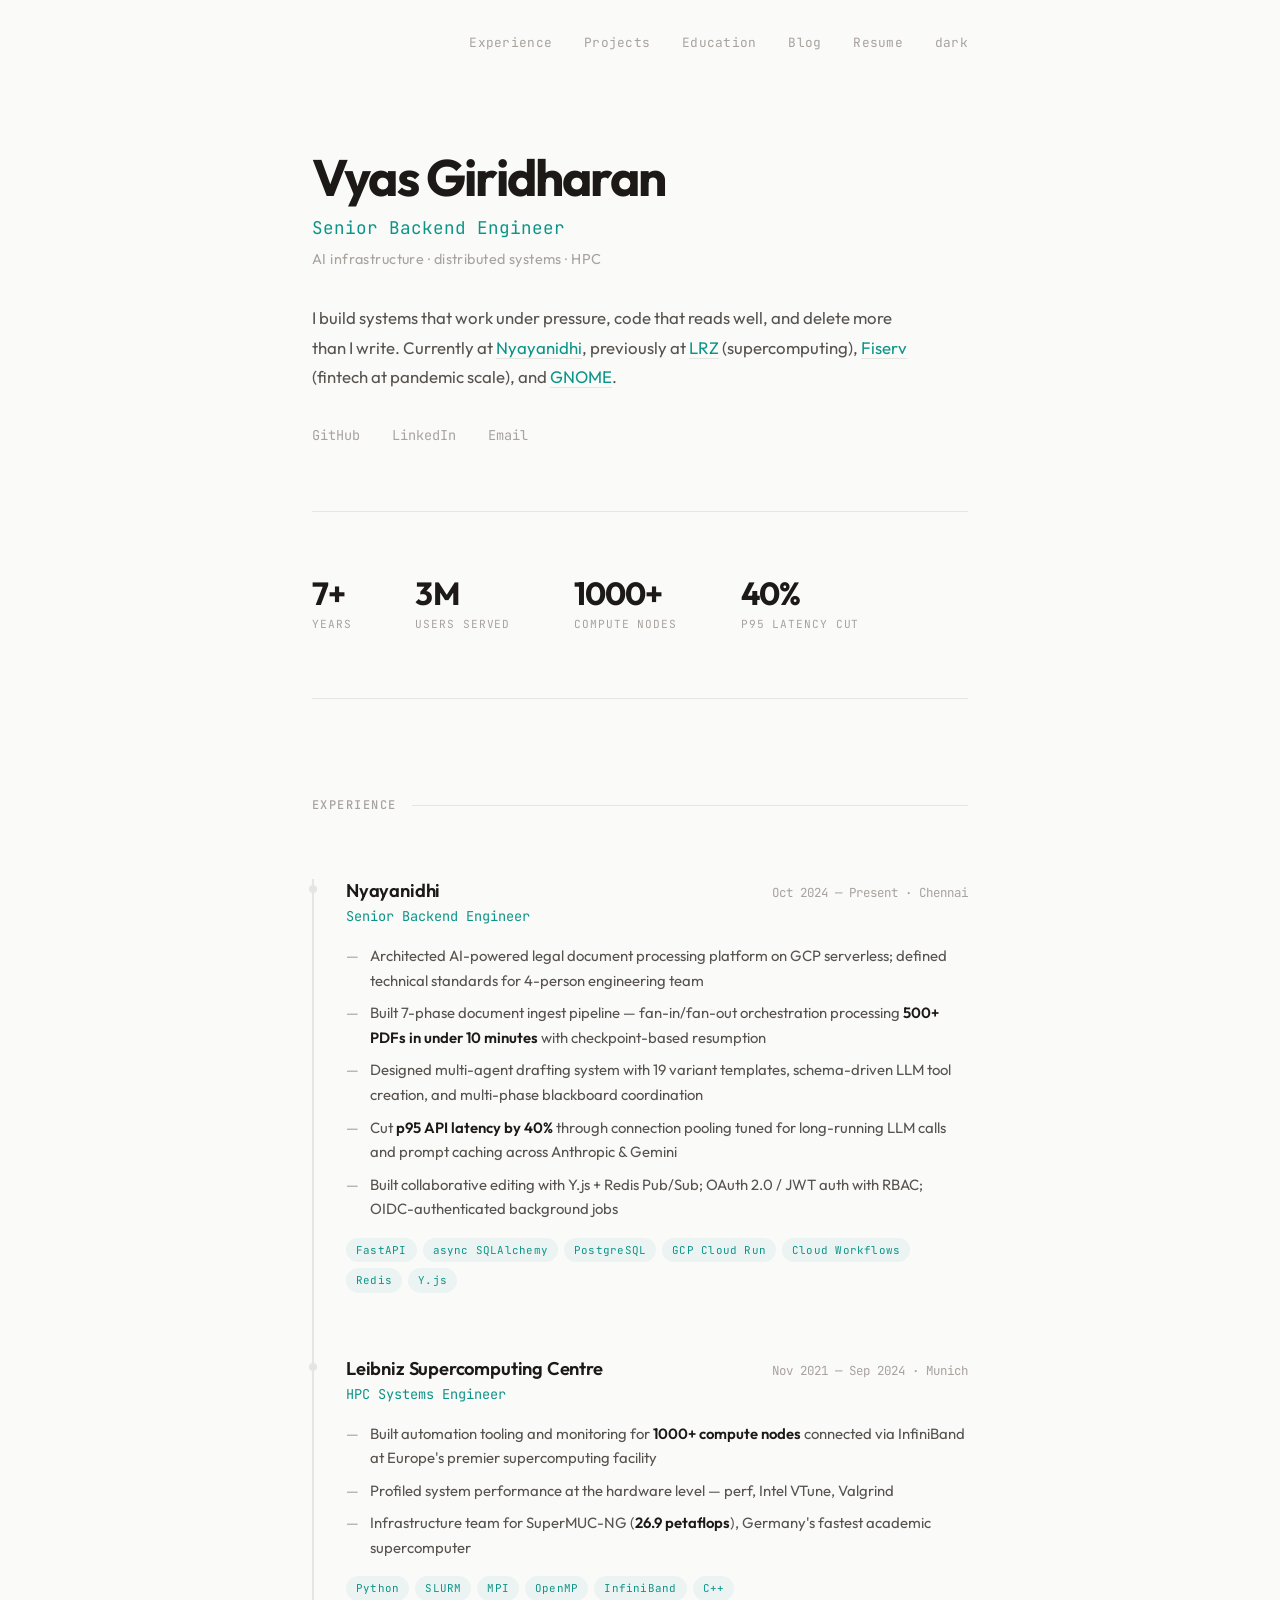
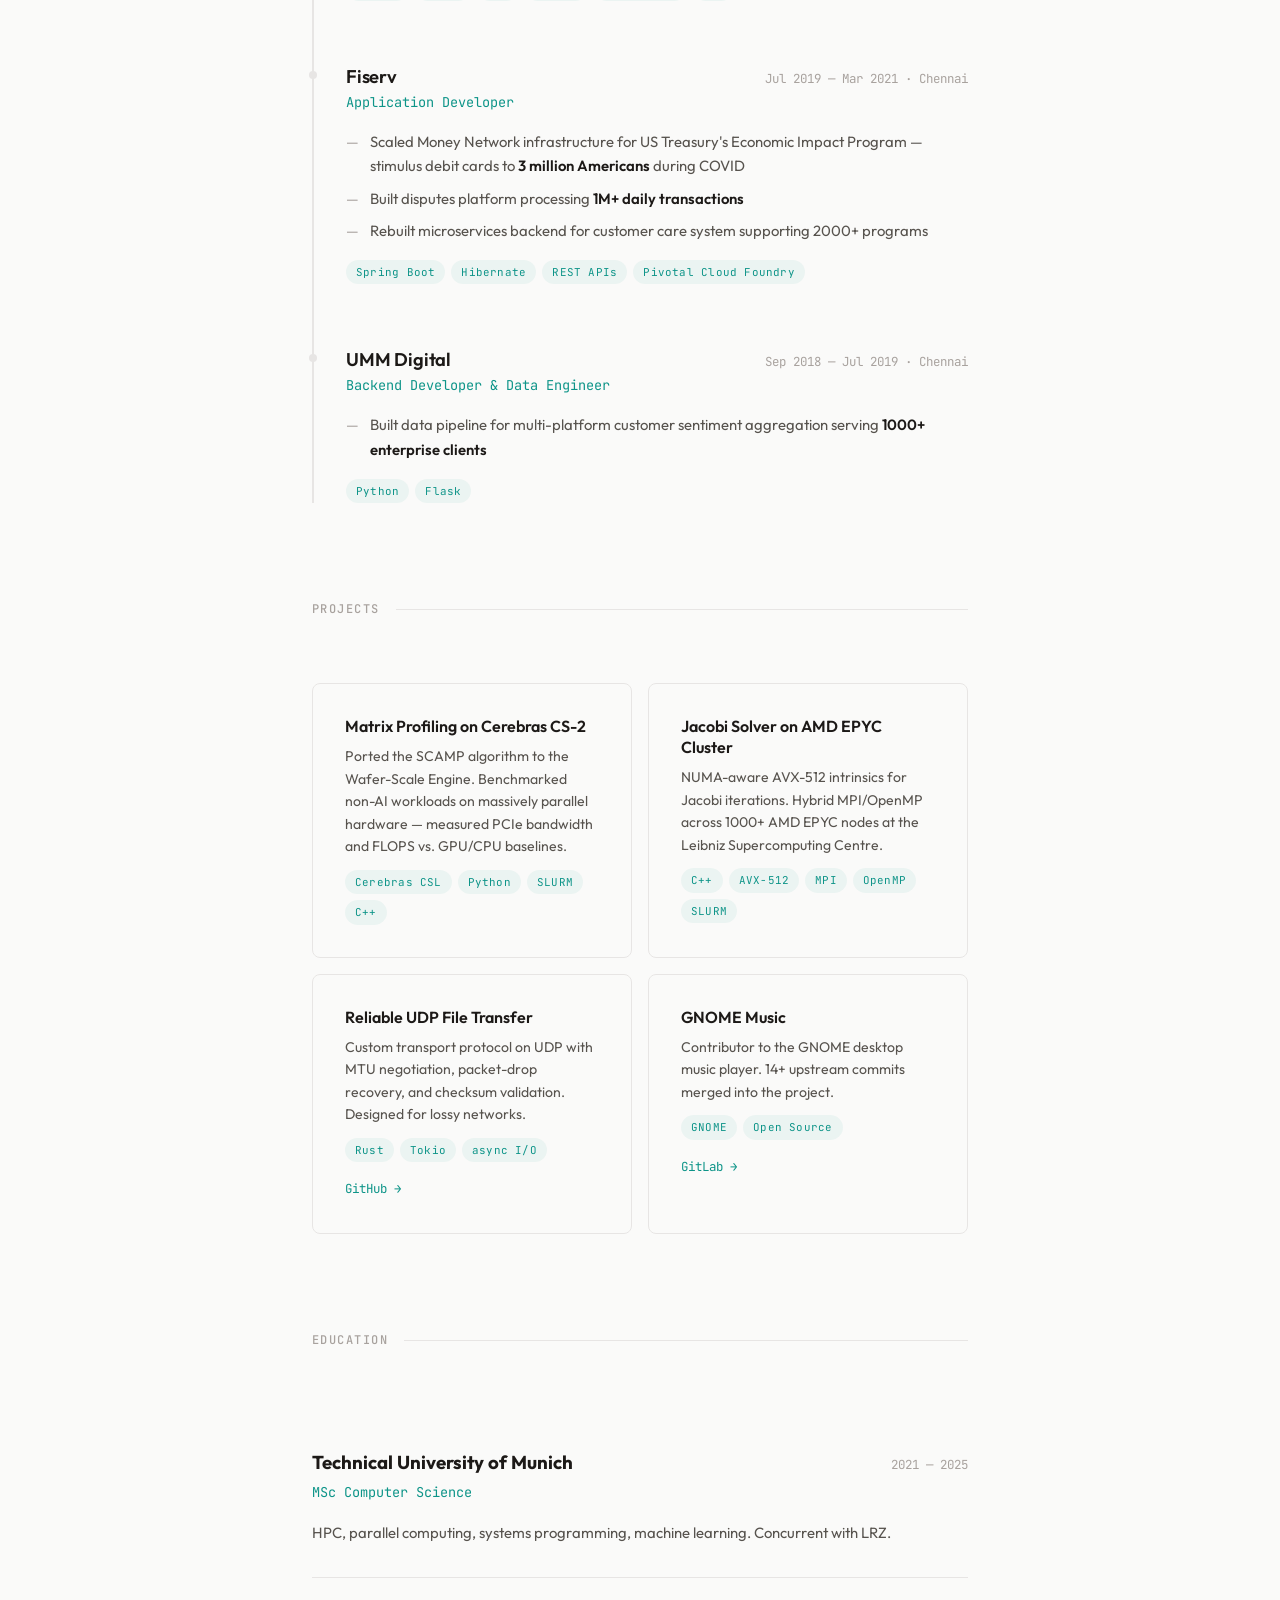
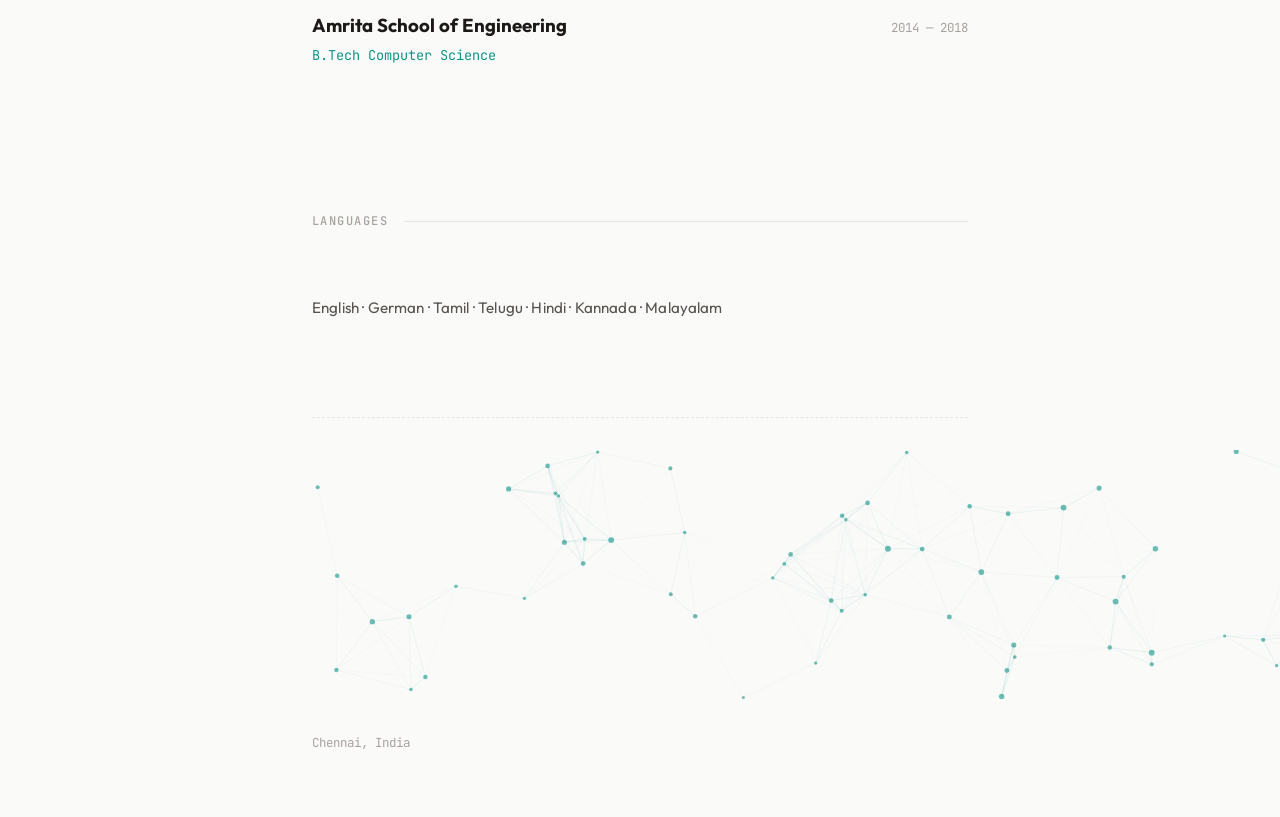
<file: index.html>
<!DOCTYPE html>
<html lang="en">
<head>
  <meta charset="utf-8">
  <meta name="viewport" content="width=device-width, initial-scale=1">
  <title>Vyas Giridharan</title>
  <meta name="description" content="Senior Backend Engineer — AI infrastructure, distributed systems, HPC. 7+ years building systems that scale.">
  <link rel="preconnect" href="https://fonts.googleapis.com">
  <link rel="preconnect" href="https://fonts.gstatic.com" crossorigin>
  <link href="https://fonts.googleapis.com/css2?family=JetBrains+Mono:wght@400;500&family=Outfit:wght@400;600;700&display=swap" rel="stylesheet">
  <script>(function(){try{var t=localStorage.getItem('theme'),o=window.matchMedia('(prefers-color-scheme: light)').matches?'light':'dark';document.documentElement.setAttribute('data-theme',(t==='light'||t==='dark')?t:o);}catch(e){document.documentElement.setAttribute('data-theme','dark');}})();</script>
  <link rel="stylesheet" href="style.css">
</head>
<body>
  <div class="wrap">

    <nav>
      <a href="#experience">Experience</a>
      <a href="#projects">Projects</a>
      <a href="#education">Education</a>
      <a href="/blog/">Blog</a>
      <a href="resume.pdf" target="_blank" rel="noopener noreferrer">Resume</a>
      <button id="theme-toggle" class="theme-toggle" type="button" aria-label="Toggle theme"><span class="theme-label-light">light</span><span class="theme-label-dark">dark</span></button>
    </nav>

    <header class="hero">
      <h1>Vyas Giridharan</h1>
      <p class="role">Senior Backend Engineer</p>
      <p class="domains">AI infrastructure &middot; distributed systems &middot; HPC</p>
      <p class="intro">I build systems that work under pressure, code that reads well, and delete more
        than I write. Currently at
        <a href="https://nyayanidhi.com" target="_blank" rel="noopener noreferrer">Nyayanidhi</a>,
        previously at
        <a href="https://www.lrz.de/english/" target="_blank" rel="noopener noreferrer">LRZ</a> (supercomputing),
        <a href="https://www.fiserv.com" target="_blank" rel="noopener noreferrer">Fiserv</a> (fintech at pandemic scale),
        and <a href="https://gnome.org" target="_blank" rel="noopener noreferrer">GNOME</a>.</p>
      <div class="hero-links">
        <a href="https://github.com/vyasgiridhar" target="_blank" rel="noopener noreferrer">GitHub</a>
        <a href="https://linkedin.com/in/vyasg" target="_blank" rel="noopener noreferrer">LinkedIn</a>
        <a href="mailto:vyasgiridhar27@gmail.com">Email</a>
      </div>
    </header>

    <div class="metrics">
      <div class="metric">
        <span class="num">7+</span>
        <span class="lbl">years</span>
      </div>
      <div class="metric">
        <span class="num">3M</span>
        <span class="lbl">users served</span>
      </div>
      <div class="metric">
        <span class="num">1000+</span>
        <span class="lbl">compute nodes</span>
      </div>
      <div class="metric">
        <span class="num">40%</span>
        <span class="lbl">p95 latency cut</span>
      </div>
    </div>

    <main>

      <section id="experience">
        <h2>Experience</h2>

        <article class="entry">
          <div class="entry-head">
            <div>
              <h3>Nyayanidhi</h3>
              <span class="position">Senior Backend Engineer</span>
            </div>
            <span class="meta">Oct 2024 &mdash; Present &middot; Chennai</span>
          </div>
          <ul>
            <li>Architected AI-powered legal document processing platform on GCP serverless; defined technical standards for 4-person engineering team</li>
            <li>Built 7-phase document ingest pipeline &mdash; fan-in/fan-out orchestration processing <strong>500+ PDFs in under 10 minutes</strong> with checkpoint-based resumption</li>
            <li>Designed multi-agent drafting system with 19 variant templates, schema-driven LLM tool creation, and multi-phase blackboard coordination</li>
            <li>Cut <strong>p95 API latency by 40%</strong> through connection pooling tuned for long-running LLM calls and prompt caching across Anthropic &amp; Gemini</li>
            <li>Built collaborative editing with Y.js + Redis Pub/Sub; OAuth 2.0 / JWT auth with RBAC; OIDC-authenticated background jobs</li>
          </ul>
          <div class="tags">
            <span>FastAPI</span>
            <span>async SQLAlchemy</span>
            <span>PostgreSQL</span>
            <span>GCP Cloud Run</span>
            <span>Cloud Workflows</span>
            <span>Redis</span>
            <span>Y.js</span>
          </div>
        </article>

        <article class="entry">
          <div class="entry-head">
            <div>
              <h3>Leibniz Supercomputing Centre</h3>
              <span class="position">HPC Systems Engineer</span>
            </div>
            <span class="meta">Nov 2021 &mdash; Sep 2024 &middot; Munich</span>
          </div>
          <ul>
            <li>Built automation tooling and monitoring for <strong>1000+ compute nodes</strong> connected via InfiniBand at Europe's premier supercomputing facility</li>
            <li>Profiled system performance at the hardware level &mdash; perf, Intel VTune, Valgrind</li>
            <li>Infrastructure team for SuperMUC-NG (<strong>26.9 petaflops</strong>), Germany's fastest academic supercomputer</li>
          </ul>
          <div class="tags">
            <span>Python</span>
            <span>SLURM</span>
            <span>MPI</span>
            <span>OpenMP</span>
            <span>InfiniBand</span>
            <span>C++</span>
          </div>
        </article>

        <article class="entry">
          <div class="entry-head">
            <div>
              <h3>Fiserv</h3>
              <span class="position">Application Developer</span>
            </div>
            <span class="meta">Jul 2019 &mdash; Mar 2021 &middot; Chennai</span>
          </div>
          <ul>
            <li>Scaled Money Network infrastructure for US Treasury's Economic Impact Program &mdash; stimulus debit cards to <strong>3 million Americans</strong> during COVID</li>
            <li>Built disputes platform processing <strong>1M+ daily transactions</strong></li>
            <li>Rebuilt microservices backend for customer care system supporting 2000+ programs</li>
          </ul>
          <div class="tags">
            <span>Spring Boot</span>
            <span>Hibernate</span>
            <span>REST APIs</span>
            <span>Pivotal Cloud Foundry</span>
          </div>
        </article>

        <article class="entry">
          <div class="entry-head">
            <div>
              <h3>UMM Digital</h3>
              <span class="position">Backend Developer &amp; Data Engineer</span>
            </div>
            <span class="meta">Sep 2018 &mdash; Jul 2019 &middot; Chennai</span>
          </div>
          <ul>
            <li>Built data pipeline for multi-platform customer sentiment aggregation serving <strong>1000+ enterprise clients</strong></li>
          </ul>
          <div class="tags">
            <span>Python</span>
            <span>Flask</span>
          </div>
        </article>
      </section>

      <section id="projects">
        <h2>Projects</h2>

        <div class="project-grid">
          <article class="card">
            <h3>Matrix Profiling on Cerebras CS-2</h3>
            <p>Ported the SCAMP algorithm to the Wafer-Scale Engine. Benchmarked non-AI workloads on massively parallel hardware &mdash; measured PCIe bandwidth and FLOPS vs. GPU/CPU baselines.</p>
            <div class="tags">
              <span>Cerebras CSL</span>
              <span>Python</span>
              <span>SLURM</span>
              <span>C++</span>
            </div>
          </article>

          <article class="card">
            <h3>Jacobi Solver on AMD EPYC Cluster</h3>
            <p>NUMA-aware AVX-512 intrinsics for Jacobi iterations. Hybrid MPI/OpenMP across 1000+ AMD EPYC nodes at the Leibniz Supercomputing Centre.</p>
            <div class="tags">
              <span>C++</span>
              <span>AVX-512</span>
              <span>MPI</span>
              <span>OpenMP</span>
              <span>SLURM</span>
            </div>
          </article>

          <article class="card">
            <h3>Reliable UDP File Transfer</h3>
            <p>Custom transport protocol on UDP with MTU negotiation, packet-drop recovery, and checksum validation. Designed for lossy networks.</p>
            <div class="tags">
              <span>Rust</span>
              <span>Tokio</span>
              <span>async I/O</span>
            </div>
            <a class="card-link" href="https://github.com/vyasgiridhar" target="_blank" rel="noopener noreferrer">GitHub &rarr;</a>
          </article>

          <article class="card">
            <h3>GNOME Music</h3>
            <p>Contributor to the GNOME desktop music player. 14+ upstream commits merged into the project.</p>
            <div class="tags">
              <span>GNOME</span>
              <span>Open Source</span>
            </div>
            <a class="card-link" href="https://gitlab.gnome.org/GNOME/gnome-music" target="_blank" rel="noopener noreferrer">GitLab &rarr;</a>
          </article>
        </div>
      </section>

      <section id="education">
        <h2>Education</h2>

        <article class="edu">
          <div class="entry-head">
            <div>
              <h3>Technical University of Munich</h3>
              <span class="position">MSc Computer Science</span>
            </div>
            <span class="meta">2021 &mdash; 2025</span>
          </div>
          <p>HPC, parallel computing, systems programming, machine learning. Concurrent with LRZ.</p>
        </article>

        <article class="edu">
          <div class="entry-head">
            <div>
              <h3>Amrita School of Engineering</h3>
              <span class="position">B.Tech Computer Science</span>
            </div>
            <span class="meta">2014 &mdash; 2018</span>
          </div>
        </article>
      </section>

      <section id="languages">
        <h2>Languages</h2>
        <p>English &middot; German &middot; Tamil &middot; Telugu &middot; Hindi &middot; Kannada &middot; Malayalam</p>
      </section>

    </main>

    <footer>
      <canvas id="particles"></canvas>
      <p>Chennai, India</p>
    </footer>

  </div>

  <script>
    document.getElementById('theme-toggle').addEventListener('click',function(){
      var h=document.documentElement,n=h.getAttribute('data-theme')==='light'?'dark':'light';
      h.setAttribute('data-theme',n);
      try{localStorage.setItem('theme',n);}catch(e){}
    });
  </script>

  <script type="module">
    import { initParticles } from './particles.js';

    const canvas = document.getElementById('particles');
    const prefersReduced = window.matchMedia('(prefers-reduced-motion: reduce)').matches;

    if (!prefersReduced) {
      initParticles(canvas);
    } else {
      canvas.remove();
    }
  </script>
</body>
</html>
</file>
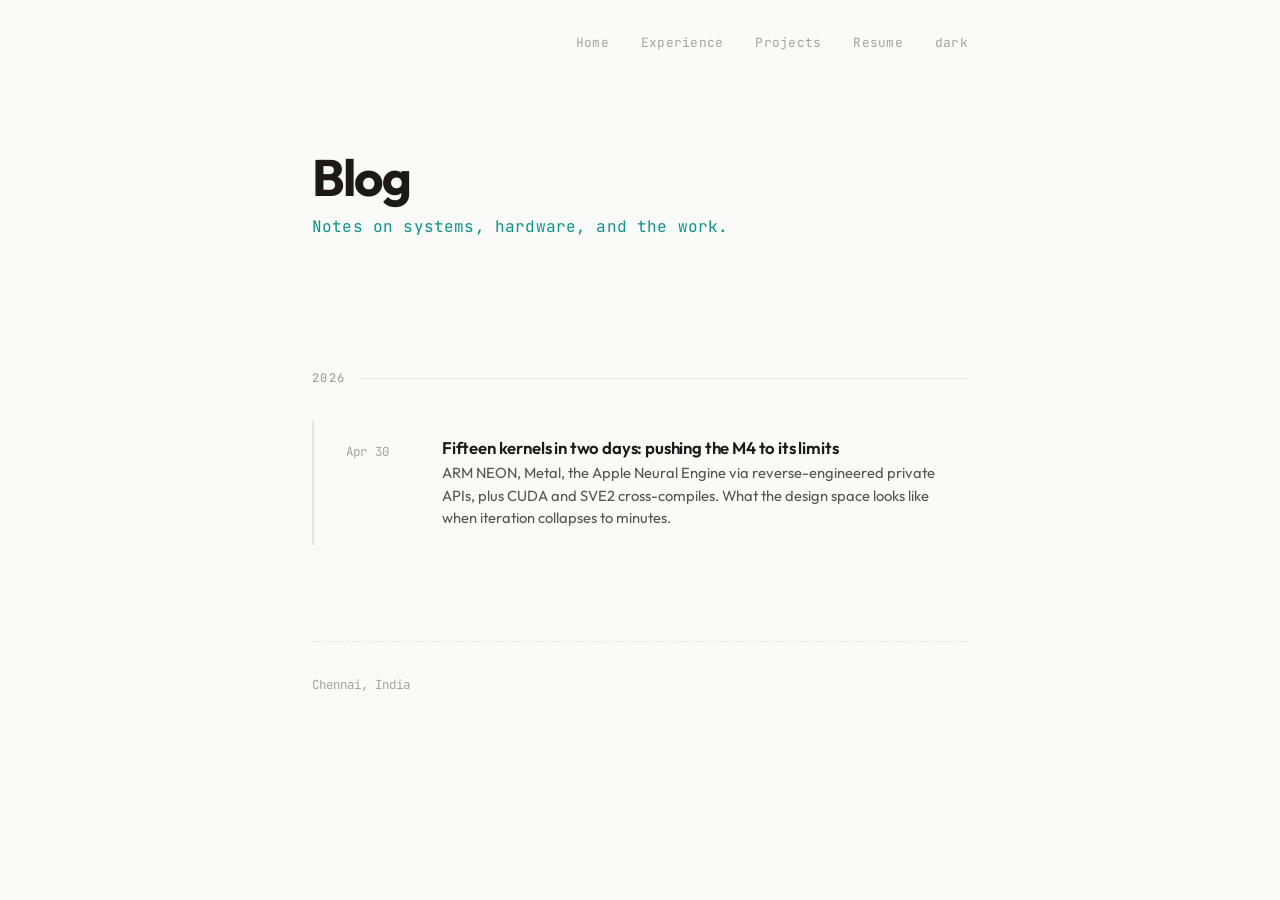
<file: blog/index.html>
<!DOCTYPE html>
<html lang="en">
<head>
  <meta charset="utf-8">
  <meta name="viewport" content="width=device-width, initial-scale=1">
  <title>Blog — Vyas Giridharan</title>
  <meta name="description" content="Notes on systems, hardware, and the work.">
  <link rel="preconnect" href="https://fonts.googleapis.com">
  <link rel="preconnect" href="https://fonts.gstatic.com" crossorigin>
  <link href="https://fonts.googleapis.com/css2?family=JetBrains+Mono:wght@400;500&family=Outfit:wght@400;600;700&display=swap" rel="stylesheet">
  <script>(function(){try{var t=localStorage.getItem('theme'),o=window.matchMedia('(prefers-color-scheme: light)').matches?'light':'dark';document.documentElement.setAttribute('data-theme',(t==='light'||t==='dark')?t:o);}catch(e){document.documentElement.setAttribute('data-theme','dark');}})();</script>
  <link rel="stylesheet" href="../style.css">
</head>
<body>
  <div class="wrap">

    <nav>
      <a href="/">Home</a>
      <a href="/#experience">Experience</a>
      <a href="/#projects">Projects</a>
      <a href="/resume.pdf" target="_blank" rel="noopener noreferrer">Resume</a>
      <button id="theme-toggle" class="theme-toggle" type="button" aria-label="Toggle theme"><span class="theme-label-light">light</span><span class="theme-label-dark">dark</span></button>
    </nav>

    <header class="blog-hero">
      <h1>Blog</h1>
      <p class="blog-tagline">Notes on systems, hardware, and the work.</p>
    </header>

    <main>
      <section class="blog-list" id="blog-list" aria-busy="true">
        <p class="blog-loading">Loading…</p>
      </section>
    </main>

    <footer>
      <p>Chennai, India</p>
    </footer>

  </div>

  <script>
    document.getElementById('theme-toggle').addEventListener('click',function(){
      var h=document.documentElement,n=h.getAttribute('data-theme')==='light'?'dark':'light';
      h.setAttribute('data-theme',n);
      try{localStorage.setItem('theme',n);}catch(e){}
    });
  </script>

  <script>
    const MONTHS = ['Jan', 'Feb', 'Mar', 'Apr', 'May', 'Jun',
                    'Jul', 'Aug', 'Sep', 'Oct', 'Nov', 'Dec'];

    function pad2(n) { return String(n).padStart(2, '0'); }

    function formatShortDate(iso) {
      const [, m, d] = iso.split('-').map(Number);
      return `${MONTHS[m - 1]} ${pad2(d)}`;
    }

    function esc(s) {
      return String(s)
        .replace(/&/g, '&amp;')
        .replace(/</g, '&lt;')
        .replace(/>/g, '&gt;')
        .replace(/"/g, '&quot;');
    }

    function groupByYear(posts) {
      const byYear = new Map();
      for (const p of posts) {
        const year = p.date.slice(0, 4);
        if (!byYear.has(year)) byYear.set(year, []);
        byYear.get(year).push(p);
      }
      return [...byYear.entries()]
        .sort(([a], [b]) => b.localeCompare(a))
        .map(([year, ps]) => [
          year,
          ps.sort((a, b) => b.date.localeCompare(a.date))
        ]);
    }

    function render(posts) {
      const root = document.getElementById('blog-list');
      root.removeAttribute('aria-busy');
      if (!posts.length) {
        root.innerHTML = '<p class="blog-empty">No posts yet.</p>';
        return;
      }

      const groups = groupByYear(posts);
      root.innerHTML = groups.map(([year, ps]) => `
        <div class="blog-year-group">
          <h2 class="blog-year">${esc(year)}</h2>
          <ul class="blog-rows">
            ${ps.map(p => `
              <li class="blog-post-row">
                <a href="post.html?slug=${encodeURIComponent(p.slug)}">
                  <span class="blog-row-date">${esc(formatShortDate(p.date))}</span>
                  <div class="blog-row-body">
                    <span class="blog-row-title">${esc(p.title)}</span>
                    <span class="blog-row-desc">${esc(p.description || '')}</span>
                  </div>
                </a>
              </li>
            `).join('')}
          </ul>
        </div>
      `).join('');
    }

    fetch('posts/manifest.json')
      .then(r => {
        if (!r.ok) throw new Error('manifest fetch failed: ' + r.status);
        return r.json();
      })
      .then(render)
      .catch(err => {
        const root = document.getElementById('blog-list');
        root.removeAttribute('aria-busy');
        root.innerHTML = `<p class="blog-empty">Failed to load posts. ${esc(err.message)}</p>`;
      });
  </script>
</body>
</html>
</file>
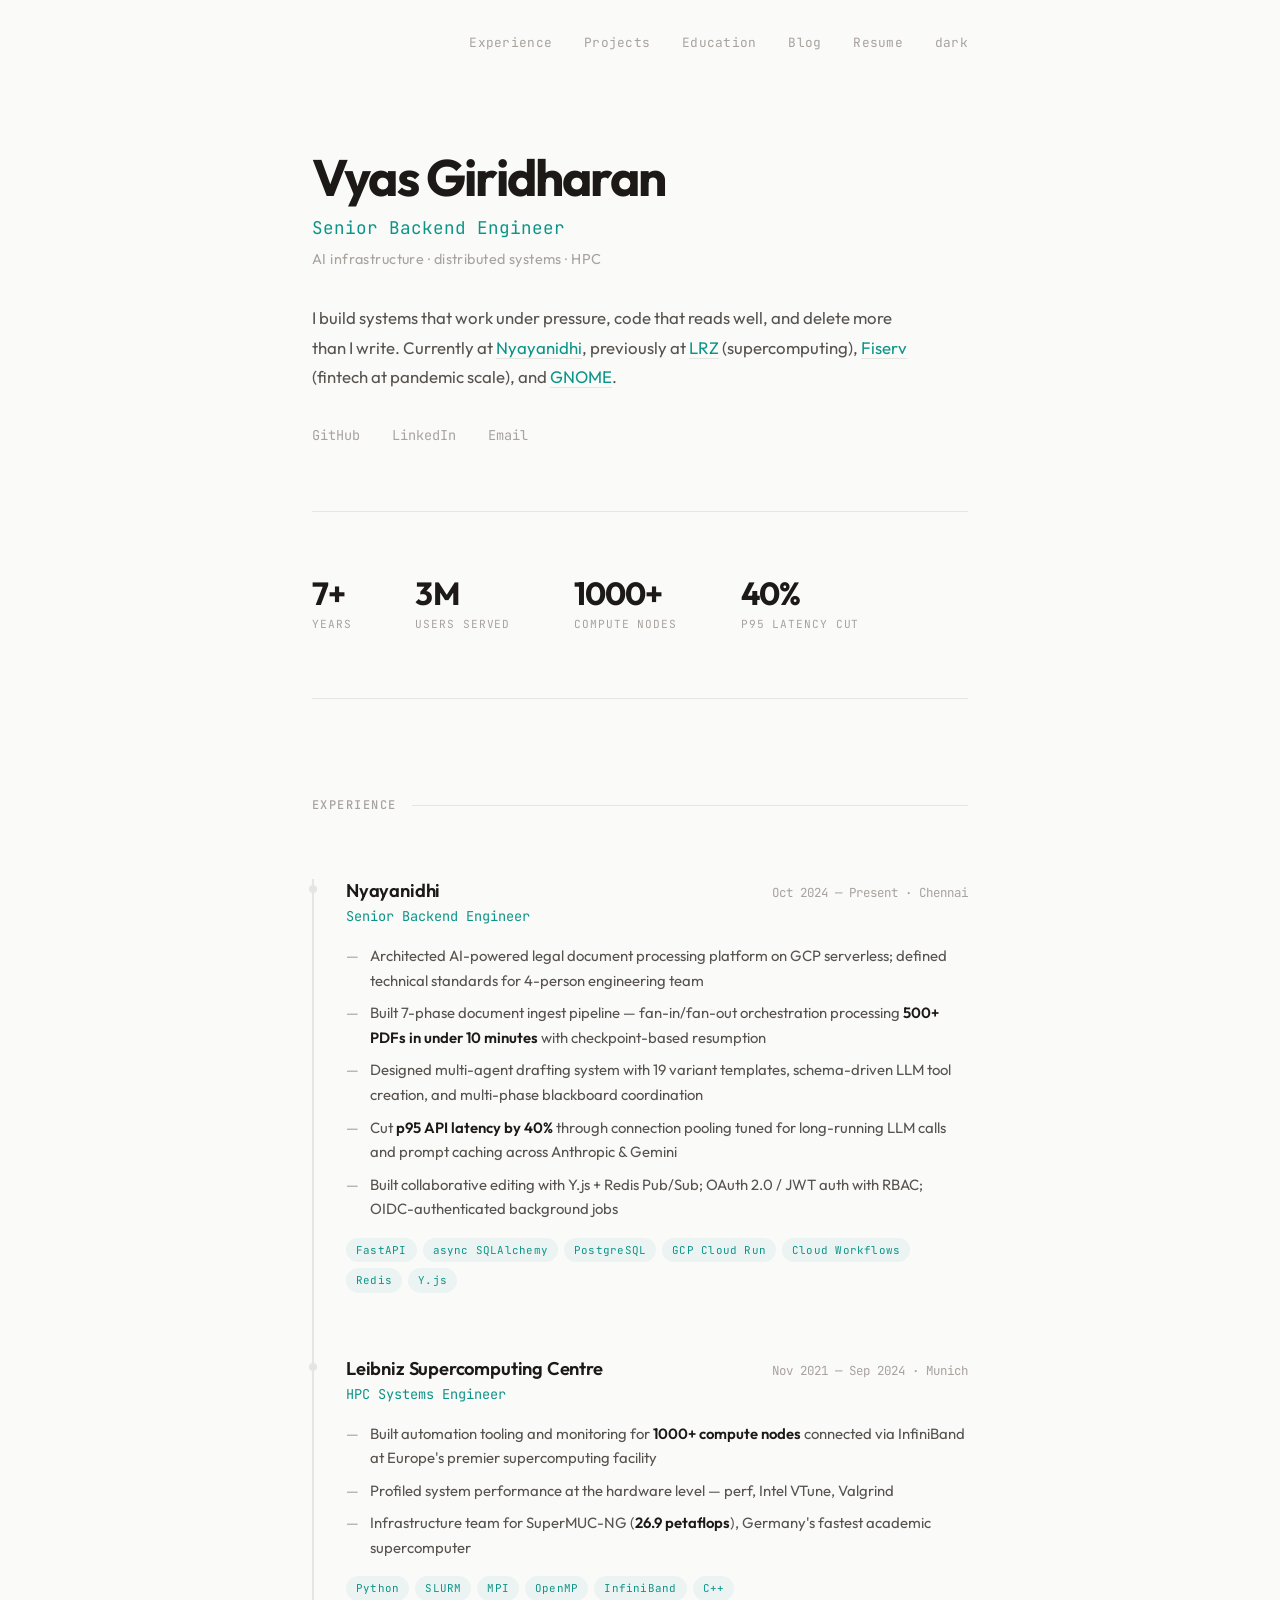
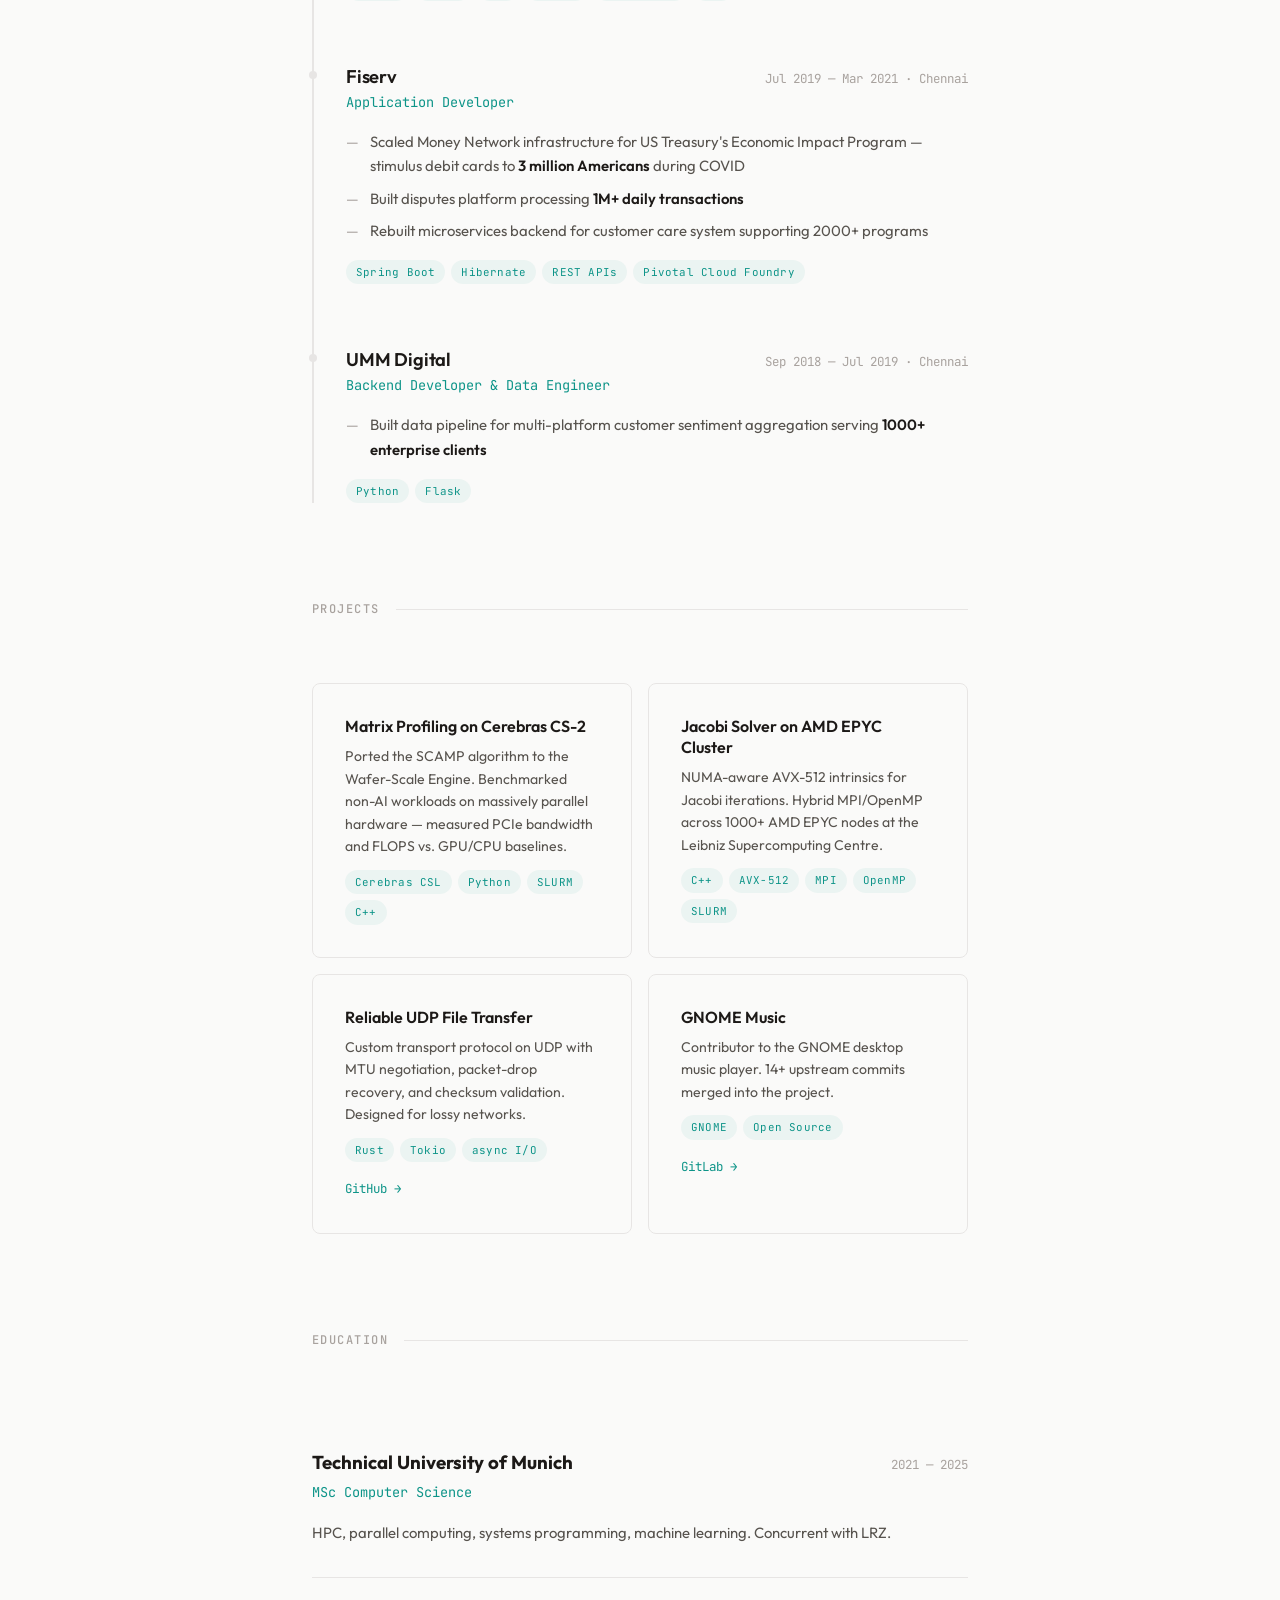
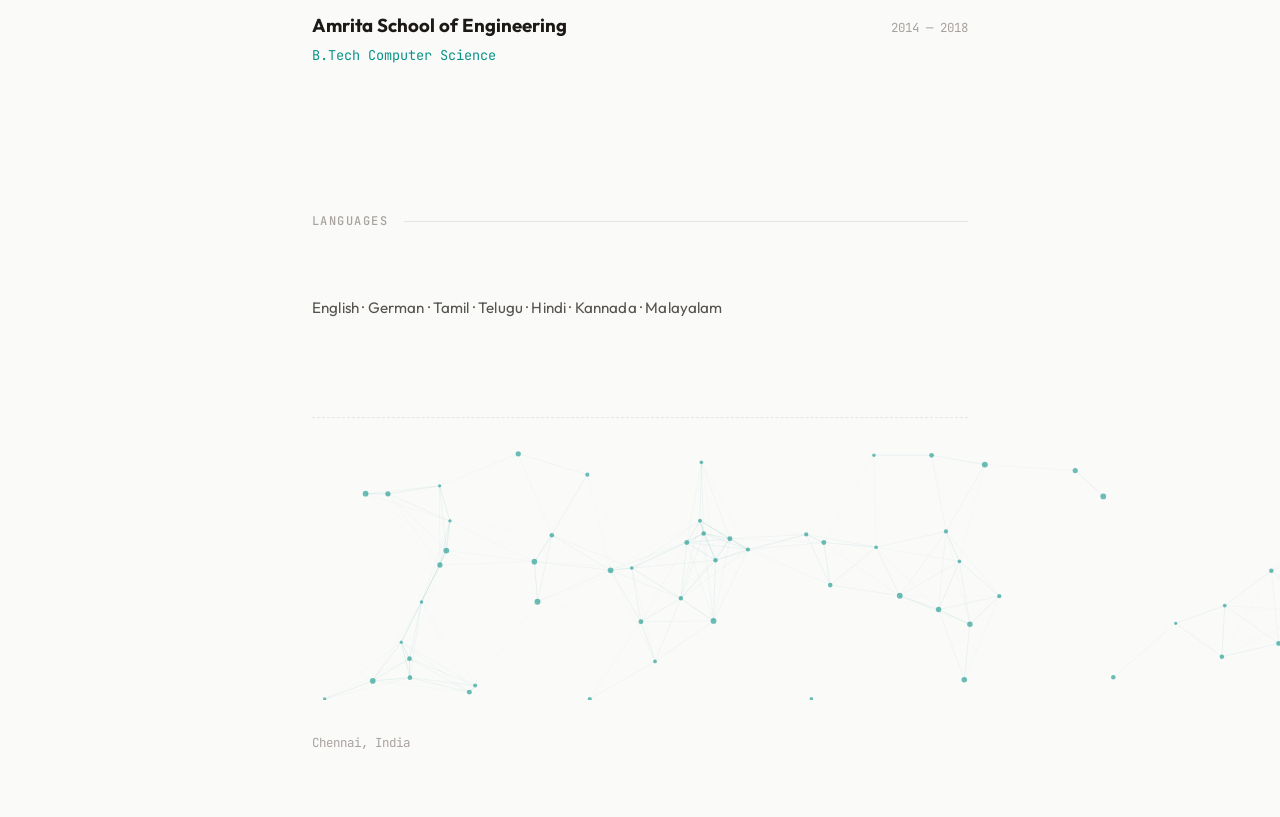
<file: about.html>
<!DOCTYPE html>
<html lang="en">
<head>
  <meta charset="utf-8">
  <meta http-equiv="refresh" content="0; url=/#experience">
  <title>Redirecting…</title>
  <link rel="canonical" href="/#experience">
</head>
<body>
  <p>Redirecting to <a href="/#experience">experience</a>…</p>
</body>
</html>
</file>
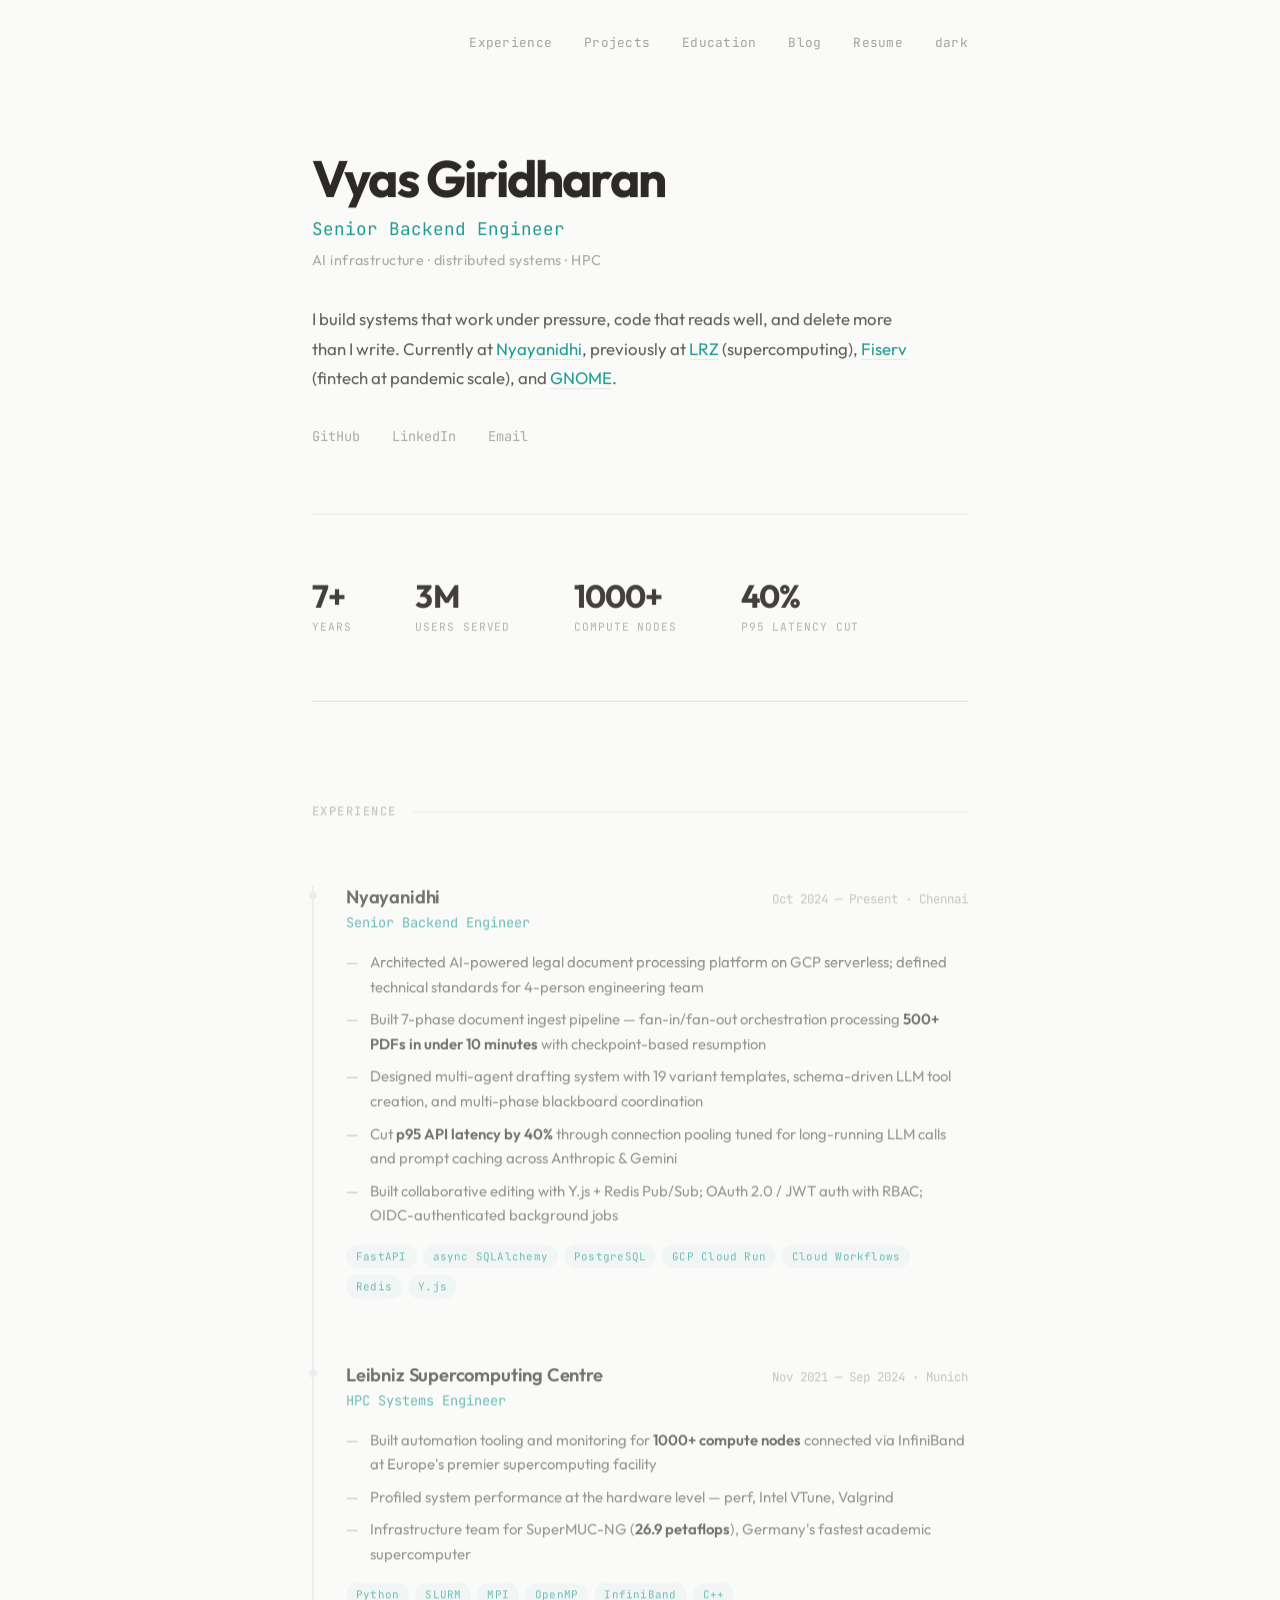
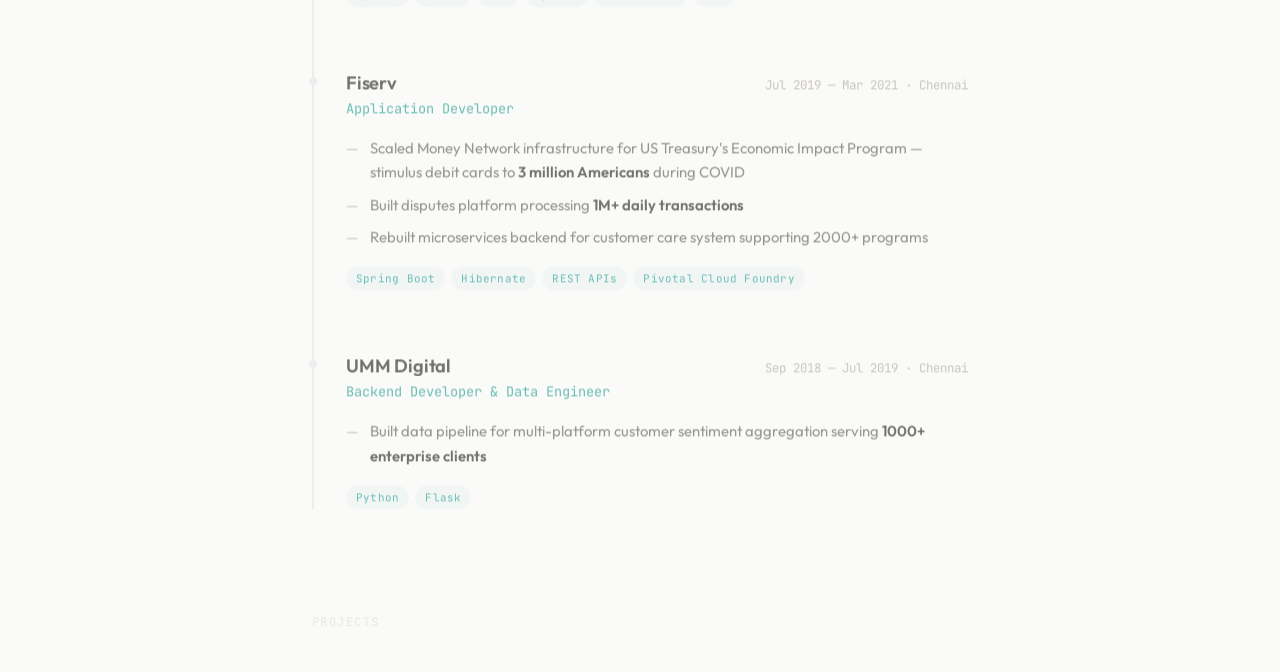
<file: projects.html>
<!DOCTYPE html>
<html lang="en">
<head>
  <meta charset="utf-8">
  <meta http-equiv="refresh" content="0; url=/#projects">
  <title>Redirecting…</title>
  <link rel="canonical" href="/#projects">
</head>
<body>
  <p>Redirecting to <a href="/#projects">projects</a>…</p>
</body>
</html>
</file>
<file: style.css>
/* ============================================
   Clean Signal — Vyas Giridharan
   ============================================ */

@import url('https://fonts.googleapis.com/css2?family=Outfit:wght@400;600;700&family=JetBrains+Mono:wght@400;500&display=swap');

/* ---- Tokens ---- */

:root {
  color-scheme: dark light;

  --bg: #0c0c0c;
  --bg-surface: #141414;
  --text: #e0e0e0;
  --text-secondary: #a3a3a3;
  --text-muted: #606060;
  --accent: #5eead4;
  --accent-hover: #2dd4bf;
  --accent-dim: rgba(94, 234, 212, 0.07);
  --border: #1e1e1e;
  --border-hover: #333;

  --font-display: 'Outfit', system-ui, sans-serif;
  --font-mono: 'JetBrains Mono', 'Fira Code', monospace;

  --max-w: 720px;
  --sp-xs: 4px;
  --sp-sm: 8px;
  --sp-md: 16px;
  --sp-lg: 32px;
  --sp-xl: 64px;
  --sp-2xl: 96px;
}

:root[data-theme="light"] {
  --bg: #fafaf9;
  --bg-surface: #ffffff;
  --text: #1c1917;
  --text-secondary: #57534e;
  --text-muted: #a8a29e;
  --accent: #0d9488;
  --accent-hover: #0f766e;
  --accent-dim: rgba(13, 148, 136, 0.06);
  --border: #e7e5e4;
  --border-hover: #d6d3d1;
}

@media (prefers-color-scheme: light) {
  :root:not([data-theme]) {
    --bg: #fafaf9;
    --bg-surface: #ffffff;
    --text: #1c1917;
    --text-secondary: #57534e;
    --text-muted: #a8a29e;
    --accent: #0d9488;
    --accent-hover: #0f766e;
    --accent-dim: rgba(13, 148, 136, 0.06);
    --border: #e7e5e4;
    --border-hover: #d6d3d1;
  }
}

/* ---- Reset ---- */

*, *::before, *::after {
  margin: 0;
  padding: 0;
  box-sizing: border-box;
}

/* ---- Particle Canvas ---- */

#particles {
  display: block;
  width: 100%;
  height: 250px;
  margin-bottom: var(--sp-lg);
  border-radius: 4px;
}

/* ---- Base ---- */

html {
  scroll-behavior: smooth;
  scroll-padding-top: 24px;
}

body {
  font-family: var(--font-display);
  font-size: 16px;
  line-height: 1.7;
  color: var(--text);
  background: var(--bg);
  -webkit-font-smoothing: antialiased;
  -moz-osx-font-smoothing: grayscale;
  transition: background-color 0.3s ease, color 0.3s ease;
}

/* ---- Wrapper ---- */

.wrap {
  max-width: var(--max-w);
  margin: 0 auto;
  padding: 0 var(--sp-lg);
}

/* ---- Links ---- */

a {
  color: var(--accent);
  text-decoration: underline;
  text-decoration-color: var(--border);
  text-underline-offset: 4px;
  transition: color 0.2s ease, text-decoration-color 0.2s ease;
}

a:hover {
  color: var(--accent-hover);
  text-decoration-color: var(--accent-hover);
}

/* ---- Navigation ---- */

nav {
  display: flex;
  gap: var(--sp-lg);
  justify-content: flex-end;
  padding: var(--sp-lg) 0 0;
  font-family: var(--font-mono);
  font-size: 0.8rem;
  letter-spacing: 0.02em;
}

nav a {
  color: var(--text-muted);
  text-decoration: none;
}

nav a:hover {
  color: var(--accent);
}

.theme-toggle {
  background: none;
  border: none;
  color: var(--text-muted);
  cursor: pointer;
  padding: 0;
  font: inherit;
  font-family: var(--font-mono);
  font-size: 0.8rem;
  letter-spacing: 0.02em;
  transition: color 0.2s ease;
}

.theme-toggle:hover {
  color: var(--accent);
}

:root[data-theme="dark"] .theme-label-dark { display: none; }
:root[data-theme="light"] .theme-label-light { display: none; }
:root:not([data-theme]) .theme-label-dark { display: none; }
@media (prefers-color-scheme: light) {
  :root:not([data-theme]) .theme-label-dark { display: inline; }
  :root:not([data-theme]) .theme-label-light { display: none; }
}

/* ---- Hero ---- */

.hero {
  padding: var(--sp-2xl) 0 var(--sp-xl);
}

.hero h1 {
  font-size: clamp(2.2rem, 5vw, 3.2rem);
  font-weight: 700;
  letter-spacing: -0.035em;
  line-height: 1.08;
}

.role {
  font-family: var(--font-mono);
  font-size: 1.1rem;
  font-weight: 400;
  color: var(--accent);
  margin-top: var(--sp-sm);
}

.domains {
  font-size: 0.9rem;
  color: var(--text-muted);
  margin-top: var(--sp-xs);
  letter-spacing: 0.03em;
}

.intro {
  margin-top: var(--sp-lg);
  color: var(--text-secondary);
  max-width: 56ch;
  font-size: 1.05rem;
  line-height: 1.75;
}

.hero-links {
  display: flex;
  gap: var(--sp-lg);
  margin-top: var(--sp-lg);
  font-family: var(--font-mono);
  font-size: 0.85rem;
}

.hero-links a {
  color: var(--text-muted);
  text-decoration: none;
}

.hero-links a:hover {
  color: var(--accent);
}

/* ---- Metrics Strip ---- */

.metrics {
  display: flex;
  gap: var(--sp-xl);
  padding: var(--sp-xl) 0;
  border-top: 1px solid var(--border);
  border-bottom: 1px solid var(--border);
}

.metric {
  display: flex;
  flex-direction: column;
}

.metric .num {
  font-size: 2rem;
  font-weight: 700;
  letter-spacing: -0.03em;
  line-height: 1.1;
}

.metric .lbl {
  font-family: var(--font-mono);
  font-size: 0.7rem;
  color: var(--text-muted);
  text-transform: uppercase;
  letter-spacing: 0.08em;
  margin-top: var(--sp-xs);
}

/* ---- Section Headings ---- */

section {
  padding-top: var(--sp-2xl);
}

section > h2 {
  font-family: var(--font-mono);
  font-size: 0.75rem;
  font-weight: 500;
  text-transform: uppercase;
  letter-spacing: 0.12em;
  color: var(--text-muted);
  display: flex;
  align-items: center;
  gap: var(--sp-md);
  margin-bottom: var(--sp-xl);
}

section > h2::after {
  content: '';
  flex: 1;
  height: 1px;
  background: var(--border);
}

/* ---- Experience ---- */

.entry {
  border-left: 2px solid var(--border);
  padding: 0 0 var(--sp-xl) var(--sp-lg);
  position: relative;
  transition: border-color 0.25s ease;
}

.entry:last-child {
  padding-bottom: 0;
}

.entry:hover {
  border-left-color: var(--accent);
}

.entry::before {
  content: '';
  position: absolute;
  left: -5px;
  top: 6px;
  width: 8px;
  height: 8px;
  border-radius: 50%;
  background: var(--border);
  transition: background 0.25s ease;
}

.entry:hover::before {
  background: var(--accent);
}

.entry-head {
  display: flex;
  justify-content: space-between;
  align-items: baseline;
  flex-wrap: wrap;
  gap: var(--sp-sm);
  margin-bottom: var(--sp-md);
}

.entry h3 {
  font-size: 1.15rem;
  font-weight: 600;
  letter-spacing: -0.01em;
  line-height: 1.3;
}

.position {
  display: block;
  font-family: var(--font-mono);
  font-size: 0.85rem;
  color: var(--accent);
  margin-top: 2px;
}

.meta {
  font-family: var(--font-mono);
  font-size: 0.78rem;
  color: var(--text-muted);
  white-space: nowrap;
}

.entry ul {
  list-style: none;
  padding: 0;
}

.entry li {
  position: relative;
  padding-left: 24px;
  margin-bottom: var(--sp-sm);
  color: var(--text-secondary);
  font-size: 0.93rem;
  line-height: 1.65;
}

.entry li::before {
  content: '—';
  position: absolute;
  left: 0;
  color: var(--text-muted);
}

.entry li strong {
  color: var(--text);
  font-weight: 600;
}

/* ---- Tags ---- */

.tags {
  display: flex;
  flex-wrap: wrap;
  gap: 6px;
  margin-top: var(--sp-md);
}

.tags span {
  font-family: var(--font-mono);
  font-size: 0.68rem;
  padding: 3px 10px;
  border-radius: 999px;
  background: var(--accent-dim);
  color: var(--accent);
  letter-spacing: 0.02em;
}

/* ---- Projects ---- */

.project-grid {
  display: grid;
  grid-template-columns: 1fr 1fr;
  gap: var(--sp-md);
}

.card {
  padding: var(--sp-lg);
  border: 1px solid var(--border);
  border-radius: 8px;
  transition: border-color 0.25s ease, background 0.25s ease;
}

.card:hover {
  border-color: var(--border-hover);
  background: var(--accent-dim);
}

.card h3 {
  font-size: 1rem;
  font-weight: 600;
  margin-bottom: var(--sp-sm);
  line-height: 1.3;
}

.card p {
  font-size: 0.88rem;
  color: var(--text-secondary);
  line-height: 1.6;
}

.card .tags {
  margin-top: 12px;
}

.card-link {
  display: inline-block;
  margin-top: var(--sp-md);
  font-family: var(--font-mono);
  font-size: 0.78rem;
  color: var(--accent);
  text-decoration: none;
}

.card-link:hover {
  color: var(--accent-hover);
}

/* ---- Education ---- */

.edu {
  padding: var(--sp-lg) 0;
  border-bottom: 1px solid var(--border);
}

.edu:last-child {
  border-bottom: none;
}

.edu p {
  color: var(--text-secondary);
  font-size: 0.93rem;
  margin-top: var(--sp-sm);
}

/* ---- Languages ---- */

#languages p {
  font-size: 0.95rem;
  color: var(--text-secondary);
  letter-spacing: 0.01em;
}

/* ---- Footer ---- */

footer {
  padding: var(--sp-lg) 0 var(--sp-xl);
  margin-top: var(--sp-2xl);
  border-top: 1px dashed var(--border);
}

footer p {
  font-family: var(--font-mono);
  font-size: 0.78rem;
  color: var(--text-muted);
}

/* ---- Page Load Animation ---- */

@keyframes rise {
  from {
    opacity: 0;
    transform: translateY(16px);
  }
  to {
    opacity: 1;
    transform: translateY(0);
  }
}

.hero,
.metrics,
#experience,
#projects,
#education,
#languages {
  opacity: 0;
  animation: rise 0.55s cubic-bezier(0.22, 1, 0.36, 1) forwards;
}

.hero       { animation-delay: 0s; }
.metrics    { animation-delay: 0.07s; }
#experience { animation-delay: 0.14s; }
#projects   { animation-delay: 0.21s; }
#education  { animation-delay: 0.28s; }
#languages  { animation-delay: 0.35s; }

@media (prefers-reduced-motion: reduce) {
  *, *::before, *::after {
    animation-duration: 0.01ms !important;
    animation-delay: 0ms !important;
    transition-duration: 0.01ms !important;
  }
  .hero, .metrics, #experience, #projects, #education, #languages {
    opacity: 1;
  }
}

/* ---- Responsive ---- */

@media (max-width: 768px) {
  .hero h1 {
    font-size: 2rem;
  }

  .metrics {
    flex-wrap: wrap;
    gap: var(--sp-lg);
  }

  .metric {
    flex: 1 0 40%;
  }

  .project-grid {
    grid-template-columns: 1fr;
  }

  .entry-head {
    flex-direction: column;
  }

  nav {
    gap: var(--sp-md);
    flex-wrap: wrap;
  }
}

@media (max-width: 480px) {
  .hero h1 {
    font-size: 1.75rem;
  }

  .metric .num {
    font-size: 1.5rem;
  }

  .hero-links {
    flex-wrap: wrap;
    gap: var(--sp-md);
  }
}

/* ============================================
   Blog
   ============================================ */

.blog-hero {
  padding: var(--sp-2xl) 0 var(--sp-xl);
}

.blog-hero h1 {
  font-size: clamp(2.2rem, 5vw, 3.2rem);
  font-weight: 700;
  letter-spacing: -0.035em;
  line-height: 1.08;
}

.blog-tagline {
  font-family: var(--font-mono);
  font-size: 1rem;
  color: var(--accent);
  margin-top: var(--sp-sm);
  letter-spacing: 0.01em;
}

.blog-list {
  padding-top: var(--sp-xl);
}

.blog-loading,
.blog-empty {
  font-family: var(--font-mono);
  color: var(--text-muted);
  font-size: 0.9rem;
}

.blog-year-group {
  margin-bottom: var(--sp-2xl);
}

.blog-year-group:last-child {
  margin-bottom: 0;
}

.blog-year {
  font-family: var(--font-mono);
  font-size: 0.75rem;
  font-weight: 500;
  text-transform: uppercase;
  letter-spacing: 0.12em;
  color: var(--text-muted);
  display: flex;
  align-items: center;
  gap: var(--sp-md);
  margin-bottom: var(--sp-lg);
}

.blog-year::after {
  content: '';
  flex: 1;
  height: 1px;
  background: var(--border);
}

.blog-rows {
  list-style: none;
  padding: 0;
  margin: 0;
}

.blog-post-row {
  position: relative;
}

.blog-post-row + .blog-post-row {
  margin-top: 2px;
}

.blog-post-row a {
  display: grid;
  grid-template-columns: 64px 1fr;
  gap: var(--sp-lg);
  padding: var(--sp-md) var(--sp-md) var(--sp-md) var(--sp-lg);
  border-left: 2px solid var(--border);
  text-decoration: none;
  color: inherit;
  transition: border-color 0.25s ease, background 0.25s ease;
}

.blog-post-row a:hover {
  border-left-color: var(--accent);
  background: var(--accent-dim);
}

.blog-row-date {
  font-family: var(--font-mono);
  font-size: 0.78rem;
  color: var(--text-muted);
  padding-top: 4px;
  letter-spacing: 0.02em;
  white-space: nowrap;
}

.blog-row-body {
  display: flex;
  flex-direction: column;
  gap: 4px;
  min-width: 0;
}

.blog-row-title {
  font-size: 1.05rem;
  font-weight: 600;
  color: var(--text);
  line-height: 1.3;
  letter-spacing: -0.01em;
}

.blog-row-desc {
  font-size: 0.92rem;
  color: var(--text-secondary);
  line-height: 1.5;
}

/* ---- Post page ---- */

.post-wrap {
  max-width: 680px;
}

.post-article {
  padding: var(--sp-2xl) 0 var(--sp-xl);
}

.post-header {
  padding-bottom: var(--sp-lg);
  border-bottom: 1px solid var(--border);
  margin-bottom: var(--sp-xl);
}

.post-title {
  font-size: clamp(1.8rem, 4vw, 2.6rem);
  font-weight: 700;
  letter-spacing: -0.025em;
  line-height: 1.18;
}

.post-meta {
  font-family: var(--font-mono);
  font-size: 0.82rem;
  color: var(--text-muted);
  margin-top: var(--sp-md);
  letter-spacing: 0.02em;
}

.post-body {
  color: var(--text-secondary);
  font-size: 1.02rem;
  line-height: 1.78;
}

.post-body > * + * {
  margin-top: var(--sp-md);
}

.post-body h2 {
  font-size: 1.4rem;
  font-weight: 600;
  color: var(--text);
  letter-spacing: -0.015em;
  margin-top: var(--sp-2xl);
  line-height: 1.3;
}

.post-body h3 {
  font-size: 1.1rem;
  font-weight: 600;
  color: var(--text);
  margin-top: var(--sp-xl);
  line-height: 1.35;
}

.post-body h2 + p,
.post-body h3 + p {
  margin-top: var(--sp-md);
}

.post-body p {
  color: var(--text-secondary);
}

.post-body strong {
  color: var(--text);
  font-weight: 600;
}

.post-body a {
  color: var(--accent);
  text-decoration: underline;
  text-decoration-color: var(--border);
  text-underline-offset: 3px;
}

.post-body a:hover {
  text-decoration-color: var(--accent);
  color: var(--accent-hover);
}

.post-body ul,
.post-body ol {
  padding-left: var(--sp-lg);
}

.post-body li {
  margin-bottom: var(--sp-xs);
  line-height: 1.7;
}

.post-body blockquote {
  border-left: 2px solid var(--accent);
  padding: 0 var(--sp-lg);
  color: var(--text-muted);
  font-style: italic;
}

.post-body code {
  font-family: var(--font-mono);
  font-size: 0.86em;
  padding: 2px 6px;
  background: var(--accent-dim);
  color: var(--accent);
  border-radius: 4px;
}

.post-body pre {
  background: var(--bg-surface);
  border: 1px solid var(--border);
  border-radius: 6px;
  padding: var(--sp-md);
  overflow-x: auto;
  font-size: 0.82rem;
  line-height: 1.6;
}

.post-body pre code,
.post-body pre code.hljs {
  background: transparent;
  color: var(--text);
  padding: 0;
  border-radius: 0;
  font-size: inherit;
}

.post-body table {
  display: block;
  width: 100%;
  overflow-x: auto;
  border-collapse: collapse;
  font-family: var(--font-mono);
  font-size: 0.82rem;
  margin-top: var(--sp-lg);
}

.post-body th,
.post-body td {
  text-align: left;
  padding: var(--sp-sm) var(--sp-md);
  border-bottom: 1px solid var(--border);
  white-space: nowrap;
}

.post-body th {
  color: var(--text-muted);
  font-weight: 500;
  letter-spacing: 0.04em;
  text-transform: uppercase;
  font-size: 0.72rem;
}

.post-body td {
  color: var(--text-secondary);
}

.post-body td strong {
  color: var(--accent);
  font-weight: 500;
}

.post-body hr {
  border: none;
  border-top: 1px dashed var(--border);
  margin: var(--sp-xl) 0;
}

.post-footer {
  margin-top: var(--sp-2xl);
  padding-top: var(--sp-lg);
  border-top: 1px dashed var(--border);
}

.post-footer a {
  font-family: var(--font-mono);
  font-size: 0.85rem;
  color: var(--text-muted);
  text-decoration: none;
}

.post-footer a:hover {
  color: var(--accent);
}

@media (max-width: 768px) {
  .blog-post-row a {
    grid-template-columns: 56px 1fr;
    gap: var(--sp-md);
    padding-left: var(--sp-md);
  }

  .post-body table {
    font-size: 0.75rem;
  }

  .post-body pre {
    font-size: 0.76rem;
  }
}
</file>
